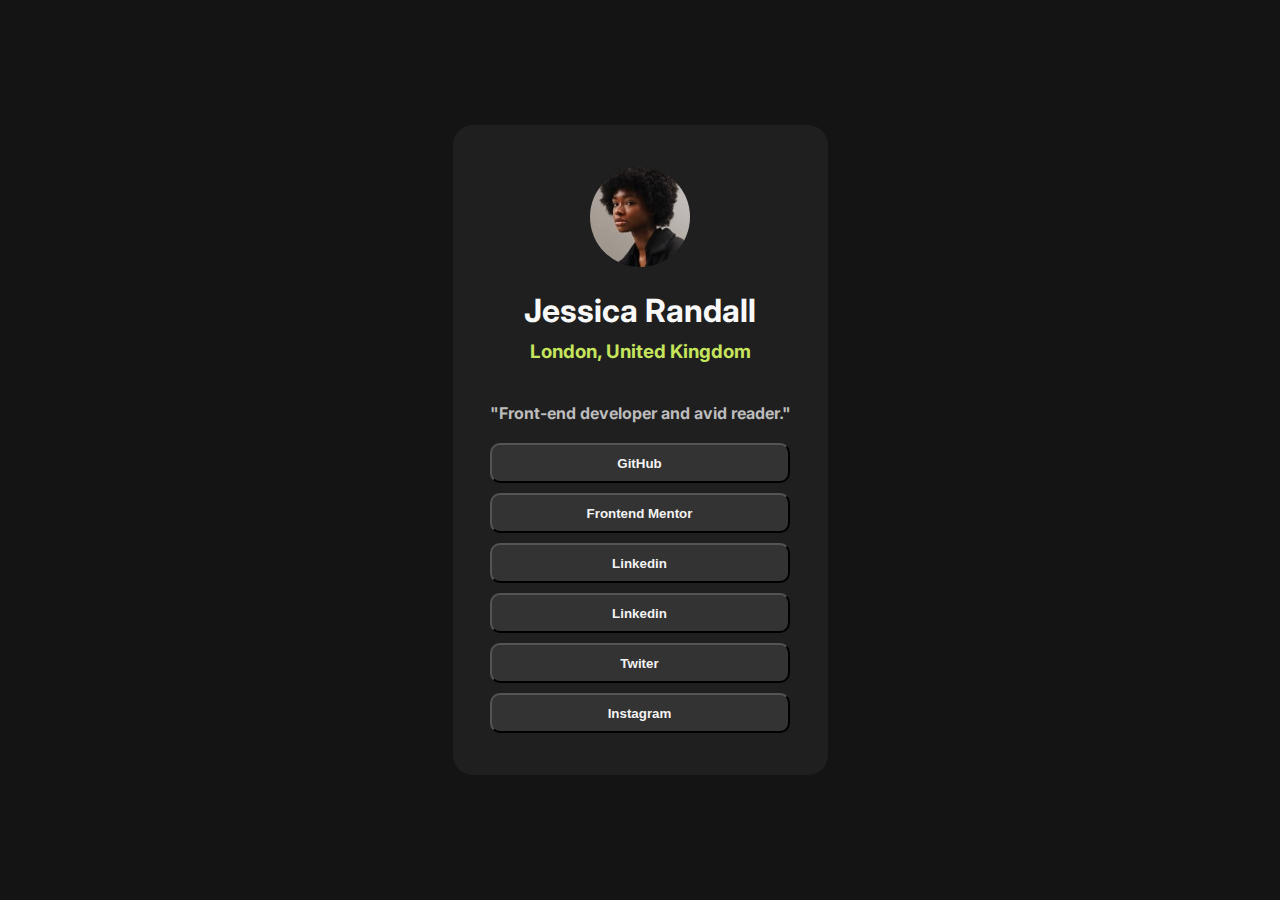
<file: rascunho002/index.html>
<!DOCTYPE html>
<html lang="en">
<head>
    <meta charset="UTF-8">
    <meta name="viewport" content="width=device-width, initial-scale=1.0">
    <link rel="shortcut icon" href="imagens/favicon-32x32.png" type="image/x-icon">
    <link rel="stylesheet" href="style.css">
    <title>Perfil</title>
</head>
<body>
    <div class="div-principal">

        <div class="pai-imagen">
            <div>
            <img class="div-imagem" src="imagens/avatar-jessica.jpeg" alt="">

            <h1>Jessica Randall</h1>
            <h3>London, United Kingdom</h3>
            <p class="para">"Front-end developer and avid reader."</p>

        </div>

        <div  class="div-butoes">
            
            <button class="botao01">
                <p>GitHub</p>
            </button>
            

            <button class="botao01">
                <p>Frontend Mentor</p>
            </button>
                
            <button class="botao01">
                <p>Linkedin</p>
            </button>
                
            <button class="botao01">
                <p>Linkedin</p>
            </button>

            <button class="botao01">
                <p>Twiter</p>
            </button>

            <button class="botao01">
                <p>Instagram</p>
            </button>

        </div>
    </div>
    
</body>
</html>
</file>
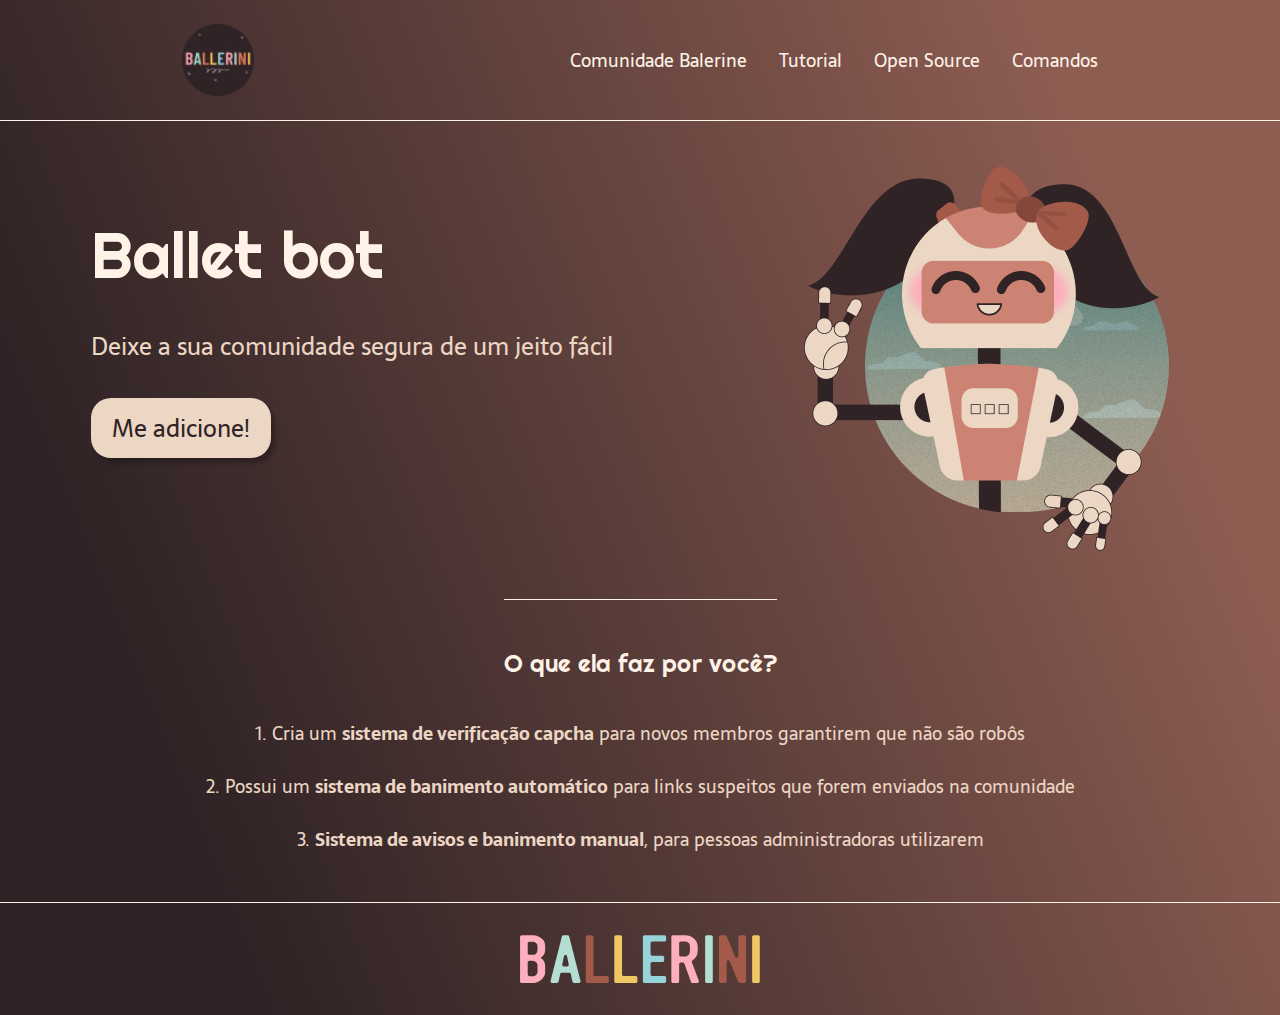
<file: desafio001/bot.html>
<!DOCTYPE html>
<html lang="pt-br">
<head>
    <meta charset="UTF-8">
    <meta name="viewport"  
    content="width=device-width, initial-scale=1.0">
    <title>bot da mina do video</title>
    <link rel="stylesheet" href="style.css">
</head>
<body>
    <header class="cabecalho">
        <img  class="cabecalho-imagem" src="imagens/logo 1.png" alt="logo do bot">
        <nav class="cabecalho-menu">
            <a href="#" class="cabecalho-menu-item">Comunidade Balerine</a>
            <a href="#"class="cabecalho-menu-item">Tutorial</a>
            <a href="#"class="cabecalho-menu-item">Open Source</a>
            <a href="#"class="cabecalho-menu-item">Comandos</a>
        </nav>

    </header>
    <main class="conteudo">
        <section class="conteudo-principal">
            <div class="conteudo-principal-escrito">
                <h1 class="conteudo-principal-titulo">Ballet bot</h1>
                <h2 class="conteudo-principal-subtitulo">Deixe a sua comunidade segura de   um   jeito fácil</h2>
                <button class="conteudo-principal-butao">
                     Me adicione! 
                </button>
            </div>    
        <img class="conteudo-principal-imagem" src="imagens/Group 4.png" alt="">
        </section>

        <section class="conteudo-secundario"> 
            <h3 class="conteudo-secundareio-titulo">O que ela faz por você? </h3>

            <p class="conteudo-secundario-paragrafo">1. Cria um <strong> sistema de verificação capcha</strong> para novos membros garantirem que não são robôs</p>

            <p class="conteudo-secundario-paragrafo">2. Possui um <strong>sistema de banimento automático</strong> para links suspeitos que forem enviados na comunidade</p>
            
            <p class="conteudo-secundario-paragrafo">3. <strong>Sistema de avisos e banimento manual</strong>, para pessoas administradoras utilizarem</p>

        </section>

    </main>
    <footer class="rodape">
        <img class="imagem-rodape" src="imagens/BALLERINI.svg" alt="">

    </footer>
</body>
</html>
</file>
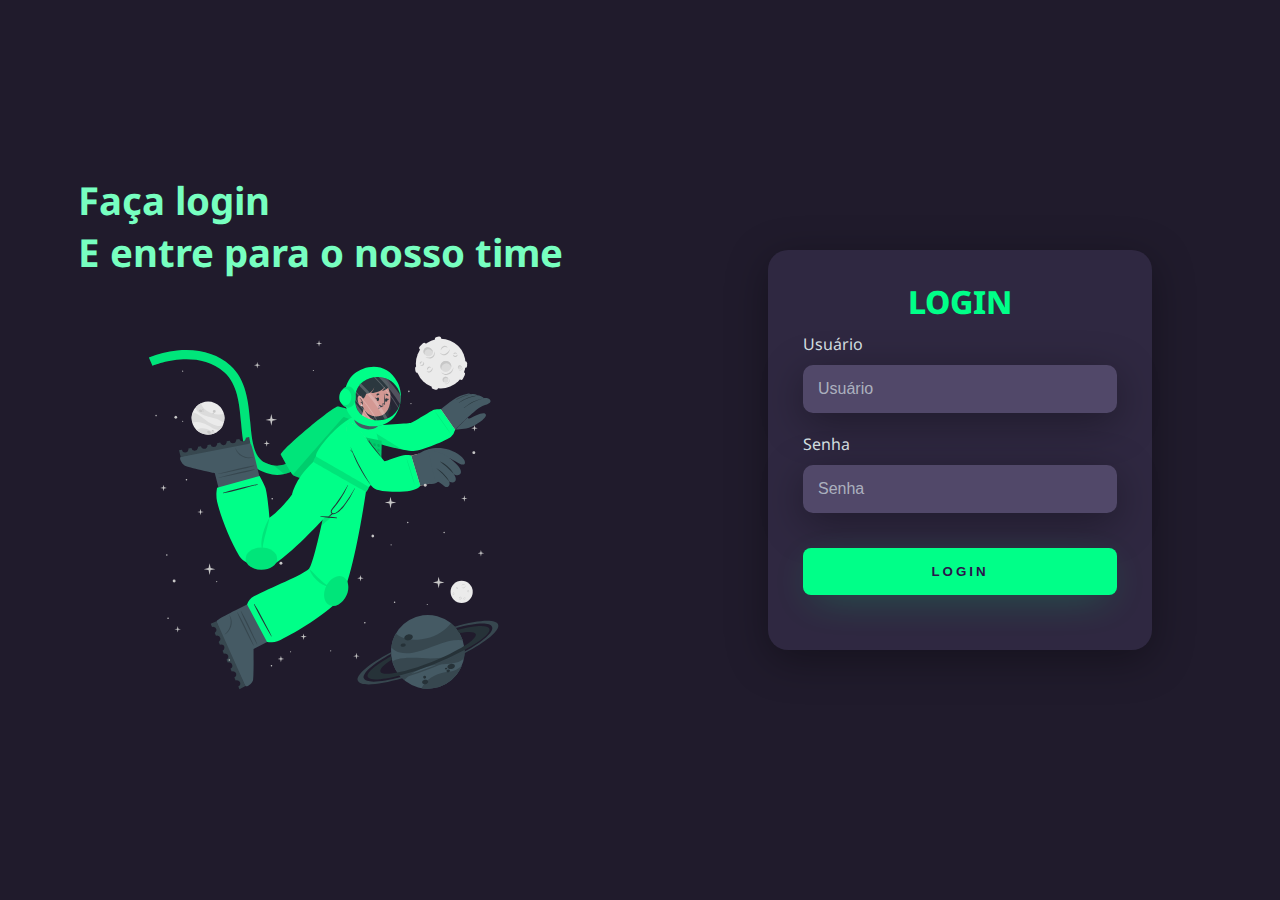
<file: desafio002/login.html>
<!DOCTYPE html>
<html lang="en">
<head>
    <meta charset="UTF-8">
    <meta name="viewport" content="width=device-width, initial-scale=1.0">
   <link rel="stylesheet" href="style.css">
    <title>login</title>
</head>
<body>
    <div class="man-login">
        <div class="left-login">
            <h1>Faça login<br>E entre  para o nosso time</h1>
          <img class="astronalta" src="imagens/astronaut-animate.svg" alt="">
        </div>
        <div class="right-login">
            <div class="card-login">
                <h1>LOGIN</h1>
                <div class="textfield">
                    <label for="usuario">Usuário</label>
                    <input type="text"name="usuario" placeholder="Usuário">
                </div>
                <div class="textfield">
                    <label for="senha">Senha</label>
                    <input  type="password"name="Senha"placeholder="Senha">  
            </div>
            <button class="btm-login">
                login
            </button>

        </div>
    </div>
</body>
</html>
</file>
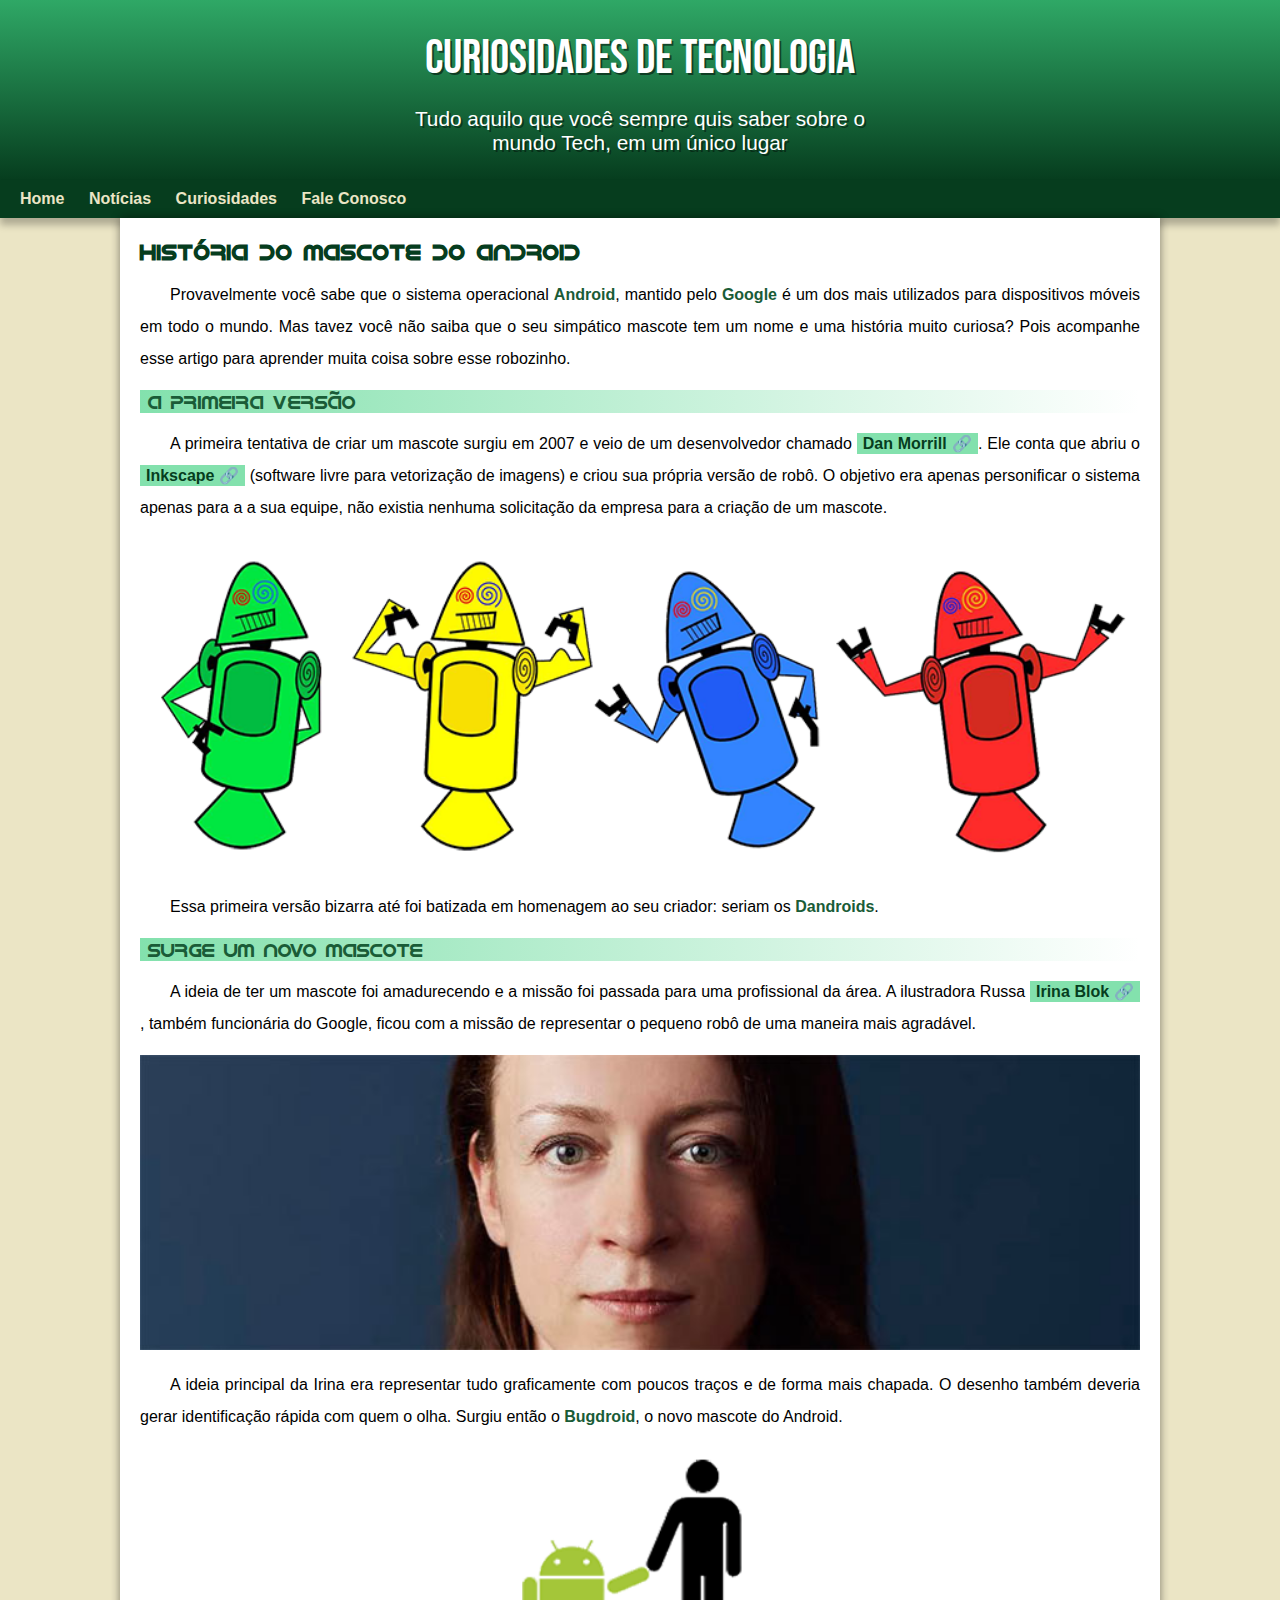
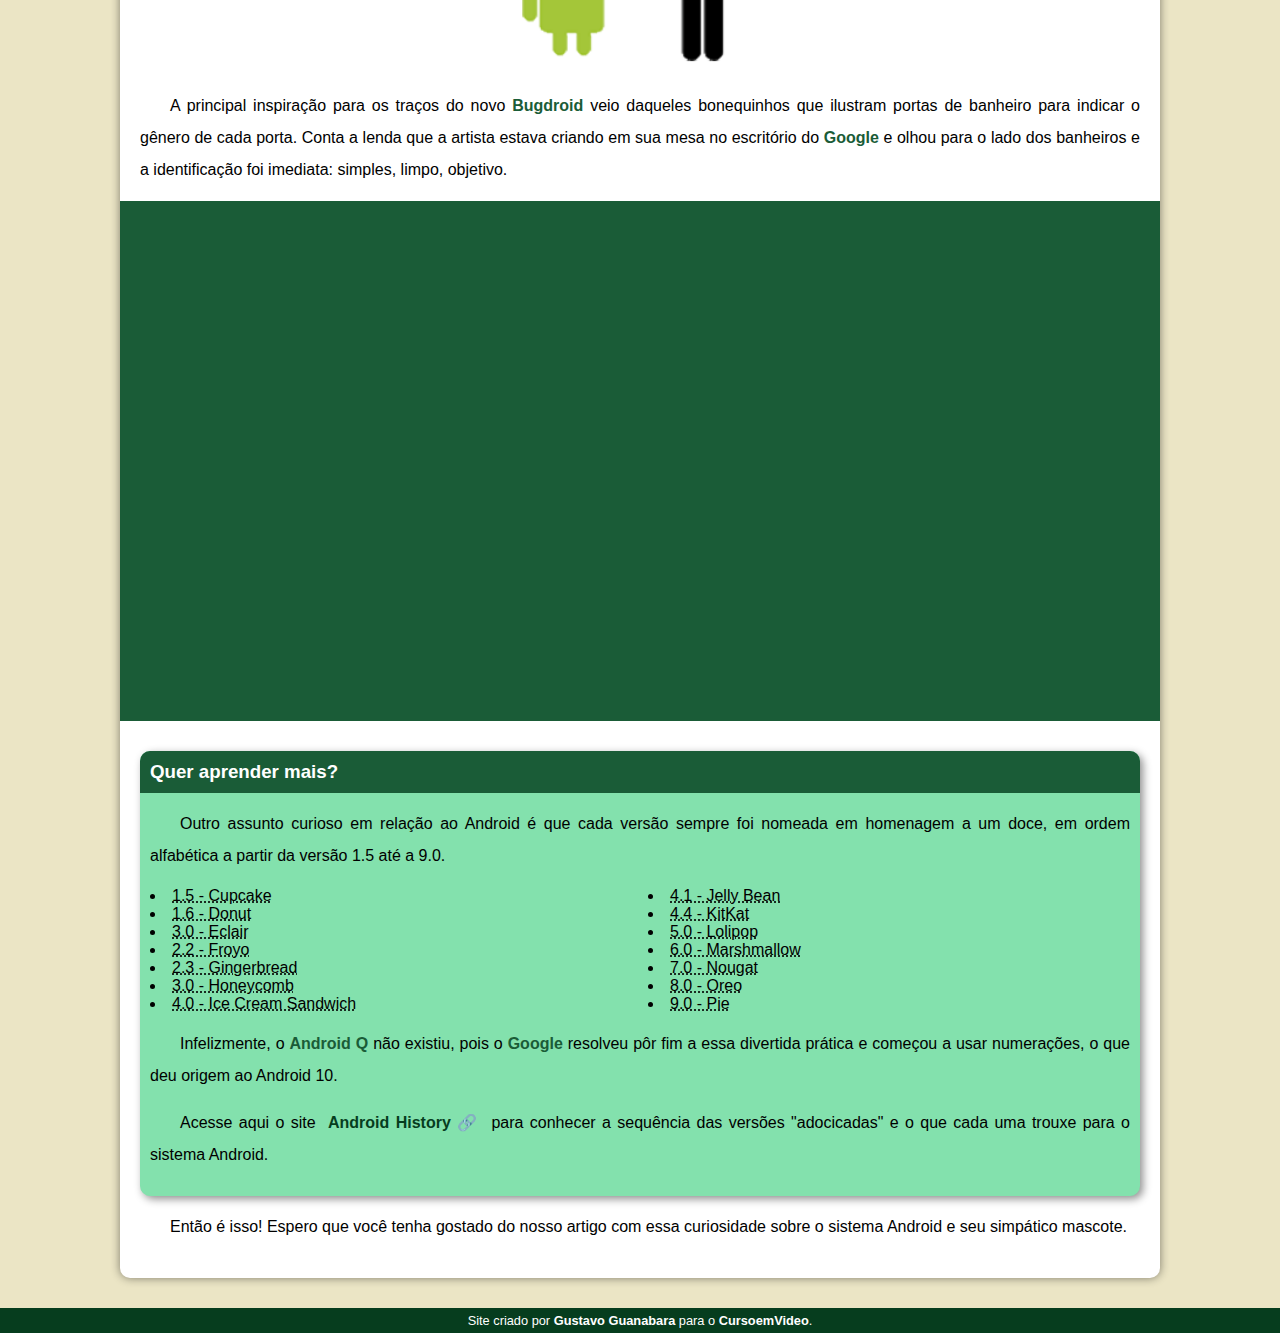
<file: desafio010/android.html>
<!DOCTYPE html>
<html lang="pt-br">
<head>
    <meta charset="UTF-8">
    <meta name="viewport" content="width=device-width, initial-scale=1.0">
    <title>Como surgiu o mascote do android</title>
    <link rel="shortcut icon" href="imagens/favicon.ico" type="image/x-icon">
    <link rel="stylesheet" href="estilo/style.css">
</head>
<body>
    <header>
        <h1>Curiosidades de Tecnologia</h1>
        <p>Tudo aquilo que você sempre quis saber sobre o mundo Tech, em um único lugar</p>
    </header>
    <nav>
       <a href="#">Home</a> 
       <a href="#">Notícias</a>
       <a href="#">Curiosidades</a>
       <a href="#">Fale Conosco</a>
    </nav>
    <main>
        <article>
             <h1>História do Mascote do Android</h1>

            <p>Provavelmente você sabe que o sistema operacional <strong>Android</strong>, mantido pelo <strong>Google</strong> é um dos mais 
            utilizados para dispositivos móveis em todo o mundo. Mas tavez você não saiba que o seu simpático 
            mascote tem um nome e uma história muito curiosa? Pois acompanhe esse artigo para aprender muita coisa sobre esse robozinho.</p>
            
            
            <h2>A primeira versão</h2>
            
            <p>A primeira tentativa de criar um mascote surgiu em 2007 e veio de um desenvolvedor chamado 
            <a href="https://androidcommunity.com/dan-morrill-shows-us-the-android-mascot-that-almost-was-20130103/ " target="_blank" class="externo">Dan Morrill</a>. Ele conta que abriu o <a href="https://inkscape.org/pt-br/release/inkscape-1.3.2/windows/64-bit/msi/" target="_blank" class="externo">Inkscape</a> (software livre para vetorização de imagens) 
            e criou sua 
            própria versão de robô. O objetivo era apenas personificar o sistema apenas para a a sua equipe, 
            não existia nenhuma solicitação da empresa para a criação de um mascote.</p>
            
            <picture>
                <source media="(max-width:670px )" srcset="imagens/dan-droids-pq.png">
                <img src="imagens/dan-droids.png" alt="Primeiro mascode do Android"></picture>
            
            <p>Essa primeira versão bizarra até foi batizada em homenagem ao seu criador: seriam os <strong>Dandroids</strong>.</p>
            
            <h2>Surge um novo mascote</h2>
            
            <p>A ideia de ter um mascote foi amadurecendo e a missão foi passada para uma profissional da área. A 
            ilustradora Russa 
                <a href="https://www.irinablok.com/" target="_blank" class="externo">Irina Blok</a>
            , também funcionária do Google, ficou com a missão de representar o 
            pequeno robô de uma maneira mais agradável.</p>
            
            <picture>
                <source media="(max-width:670px )" srcset="imagens/irina-blok-pq.jpg">
                <img src="imagens/irina-blok.jpg" alt="Irina Block, criadora do Bugdroid"></picture>
            
            <p>A ideia principal da Irina era representar tudo graficamente com poucos traços e de forma mais 
            chapada. O desenho também deveria gerar identificação rápida com quem o olha. Surgiu então o 
            <strong>Bugdroid</strong>, o novo mascote do Android.</p>
            
            <img src="imagens/bugdroid.png"class="pequena" alt="Bugdroid">
            
            <p>A principal inspiração para os traços do novo <strong>Bugdroid</strong> veio daqueles bonequinhos que ilustram 
            portas de banheiro para indicar o gênero de cada porta. Conta a lenda que a artista estava criando 
            em sua mesa no escritório do <strong>Google</strong> e olhou para o lado dos banheiros e a identificação foi 
            imediata: simples, limpo, objetivo.</p>
            
             <div class="video">
                <iframe width="560" height="315" src="https://www.youtube.com/embed/uZt4ZI10RFU?si=LQ4i9SL30pS_Laky" title="YouTube video player" frameborder="0" allow="accelerometer; autoplay; clipboard-write; encrypted-media; gyroscope; picture-in-picture; web-share" referrerpolicy="strict-origin-when-cross-origin" allowfullscreen></iframe>
            </div>
             
           <aside>
            <h3>Quer aprender mais?</h3> 
            
            <p>Outro assunto curioso em relação ao Android é que cada versão sempre foi nomeada em homenagem a um 
            doce, em ordem alfabética a partir da versão 1.5 até a 9.0.</p>
           <ul> 
             <li>
                <abbr title="Bolo de copo">1.5 - Cupcake</abbr>
            </li>
            <li>
                <abbr title="Rosquinha">1.6 - Donut</abbr>
            </li>
            <li>
                <abbr title="Bomba">3.0 - Eclair</abbr>
            </li>
            <li>
                <abbr title="Iogurte Congelado">2.2 - Froyo</abbr>
            </li>
            <li>
                <abbr title="Biscoito de Gengibre">2.3 - Gingerbread</abbr>
            </li>
            <li>
                <abbr title="Favo de Mel">3.0 - Honeycomb</abbr>
            </li>
            <li>
                <abbr title="Sanduíche de Sorvete">4.0 - Ice Cream Sandwich</abbr>
            </li>
            <li>
                <abbr title="Jujuba">4.1 - Jelly Bean</abbr>
            </li>
            <li>
                <abbr title="KitKat">4.4 - KitKat</abbr>
            </li>
            <li>
                <abbr title="Piruliuto">5.0 - Lolipop</abbr>
            </li>
            <li>
                <abbr title="Marshmallow">6.0 - Marshmallow</abbr>
            </li>
            <li>
                <abbr title="Torrone">7.0 - Nougat</abbr>
            </li>
            <li>
                <abbr title="Oreo">8.0 - Oreo</abbr>
            </li>
            <li>
                <abbr title="Torta">9.0 - Pie</abbr>
            </li>
        </ul>
            
            <p>Infelizmente, o <strong>Android Q</strong> não existiu, pois o <strong>Google</strong> resolveu pôr fim a essa divertida prática e 
            começou a usar numerações, o que deu origem ao Android 10.</p>
            
          <p>Acesse aqui o site <a href="https://www.android.com/intl/pt-BR_br/history/" target="_blank" class="externo">Android History</a> para conhecer a sequência das versões "adocicadas" e o que cada 
            uma trouxe para o sistema Android.</p> </aside>
            
            <p>Então é isso! Espero que você tenha gostado do nosso artigo com essa curiosidade sobre o sistema 
            Android e seu simpático mascote.</p>   
        </article>

    </main>
    <footer>
        <p>Site criado por <a href="https://gustavoguanabara.github.io/" target="_blank">Gustavo Guanabara</a> para o <a href="https://www.youtube.com/cursoemvideo" target="_blank">CursoemVideo</a>.</p>
    </footer>


</body>
</html>
</file>
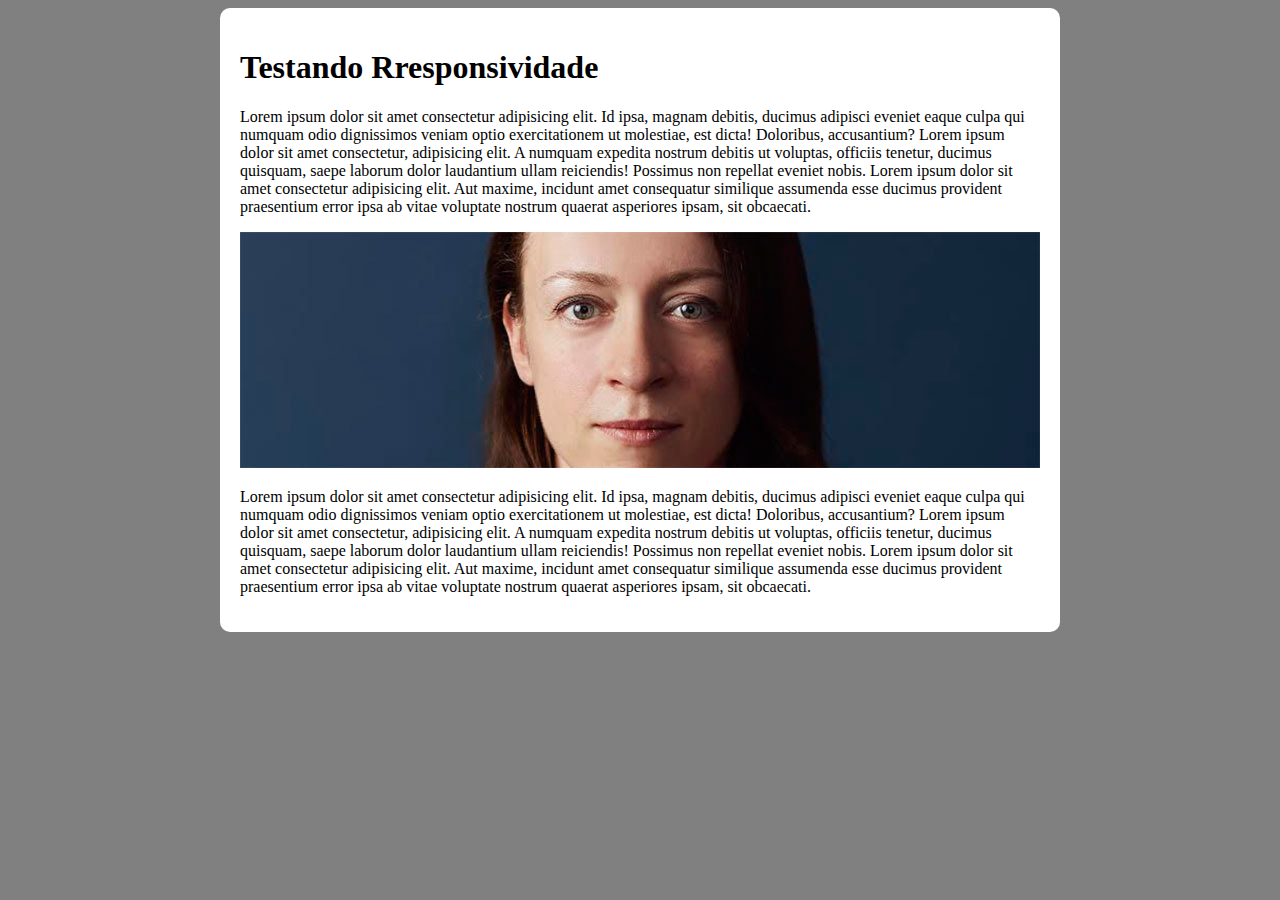
<file: desafio010/responsivo.html>
<!DOCTYPE html>
<html lang="pt-br">
<head>
    <meta charset="UTF-8">
    <meta name="viewport" content="width=device-width, initial-scale=1.0">
    <title>Texte de Rresponsividade</title>
    <style>
        body{
            background-color: gray;
        }
        main{
            background-color: white;
            padding: 20px;
            border-radius: 10px;

           max-width: 800px; 
           min-width: 280px;
            margin: auto;
        }
        img{
            width: 100%;
        }
        
    </style>
</head>
<body>
    <main>
        <h1>Testando Rresponsividade</h1>
        <p>Lorem ipsum dolor sit amet consectetur adipisicing elit. Id ipsa, magnam debitis, ducimus adipisci eveniet eaque culpa qui numquam odio dignissimos veniam optio exercitationem ut molestiae, est dicta! Doloribus, accusantium? Lorem ipsum dolor sit amet consectetur, adipisicing elit. A numquam expedita nostrum debitis ut voluptas, officiis tenetur, ducimus quisquam, saepe laborum dolor laudantium ullam reiciendis! Possimus non repellat eveniet nobis. Lorem ipsum dolor sit amet consectetur adipisicing elit. Aut maxime, incidunt amet consequatur similique assumenda esse ducimus provident praesentium error ipsa ab vitae voluptate nostrum quaerat asperiores ipsam, sit obcaecati.</p>
        <picture>
            <source media="(max-width:835px )" srcset="imagens/irina-blok-pq.jpg">
            <img src="imagens/irina-blok.jpg"alt="Irina Blok">
        </picture>
        <p>Lorem ipsum dolor sit amet consectetur 
            adipisicing elit. Id ipsa, magnam debitis,
            ducimus adipisci eveniet eaque culpa qui 
            numquam odio dignissimos veniam optio 
            exercitationem ut molestiae, est dicta! 
            Doloribus, accusantium? Lorem ipsum dolor 
            sit amet consectetur, adipisicing elit. A 
            numquam expedita nostrum debitis ut 
            voluptas, officiis tenetur, ducimus 
            quisquam, saepe laborum dolor laudantium 
            ullam reiciendis! Possimus non repellat 
            eveniet nobis. Lorem ipsum dolor sit amet 
            consectetur adipisicing elit. Aut maxime, 
            incidunt amet consequatur similique 
            assumenda esse ducimus provident 
            praesentium error ipsa ab vitae voluptate 
            nostrum quaerat asperiores ipsam, sit 
            obcaecati.</p>
    </main>
</body>
</html>
</file>
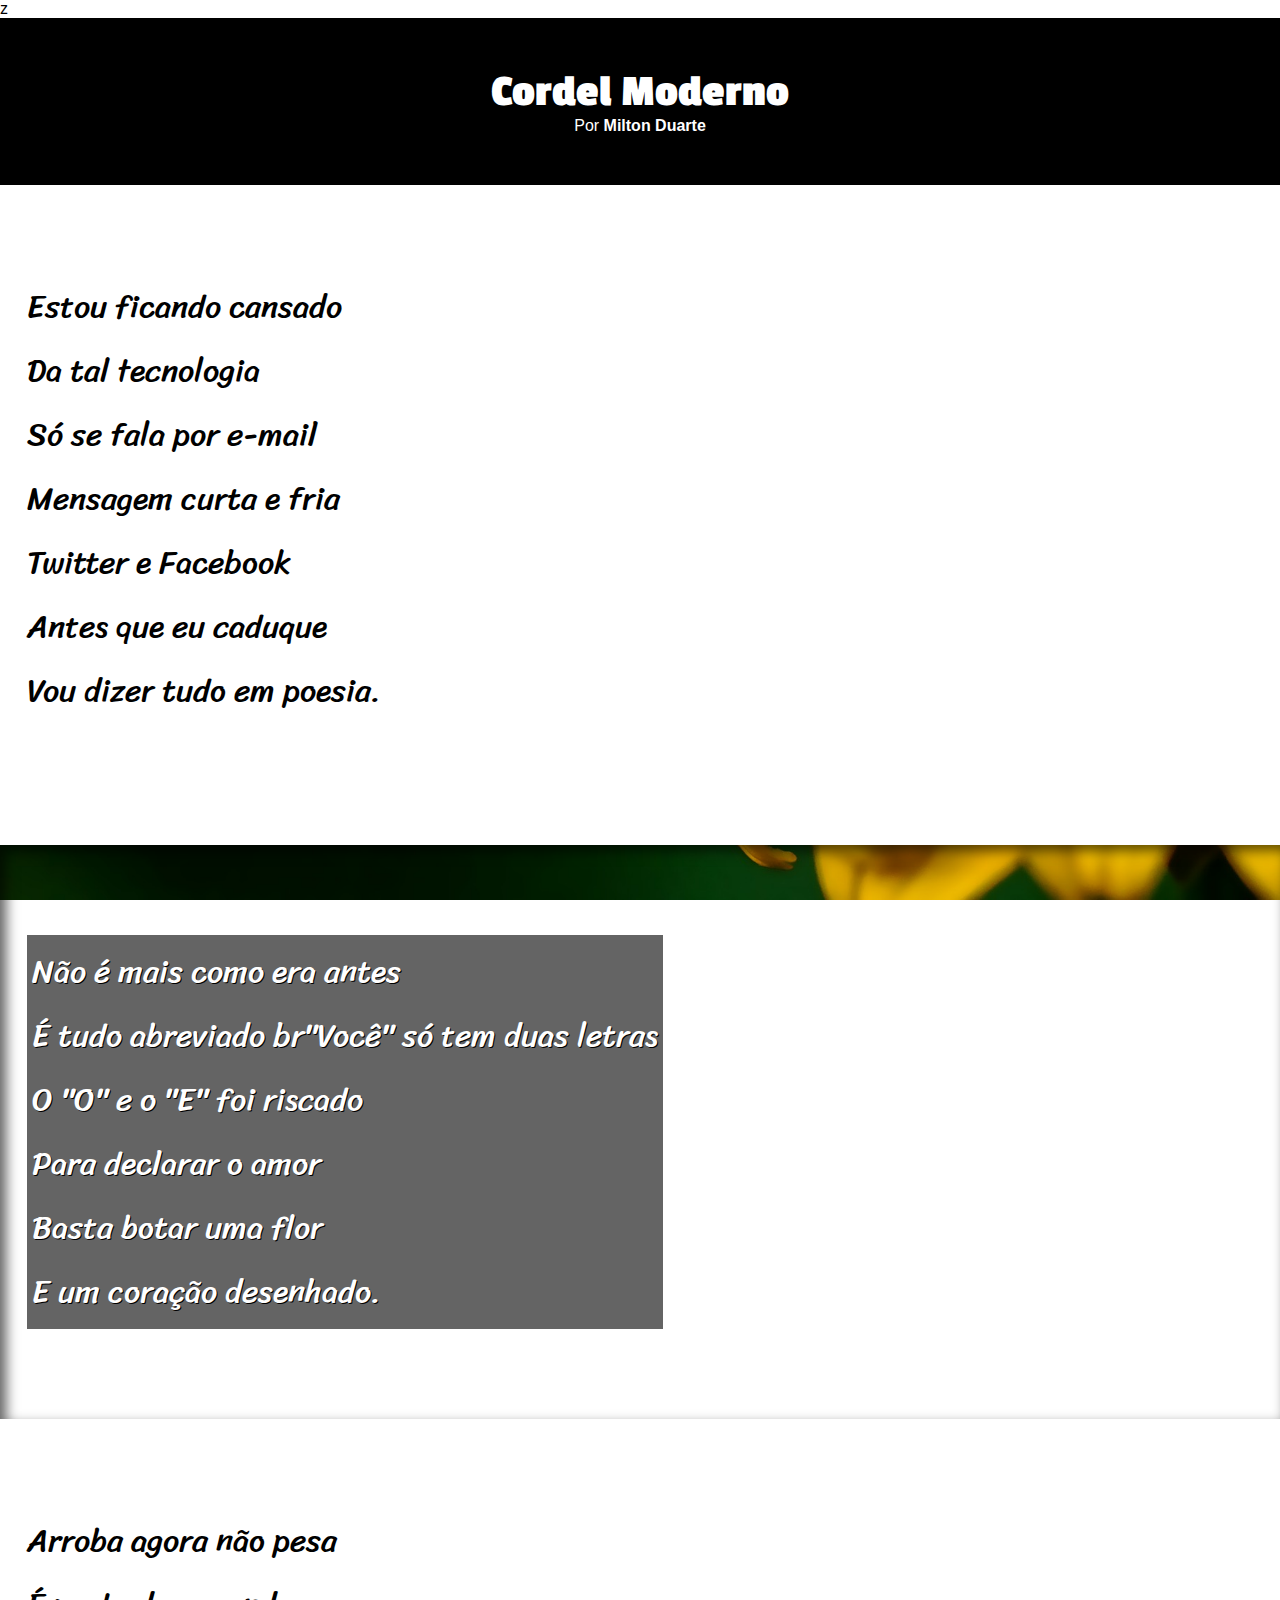
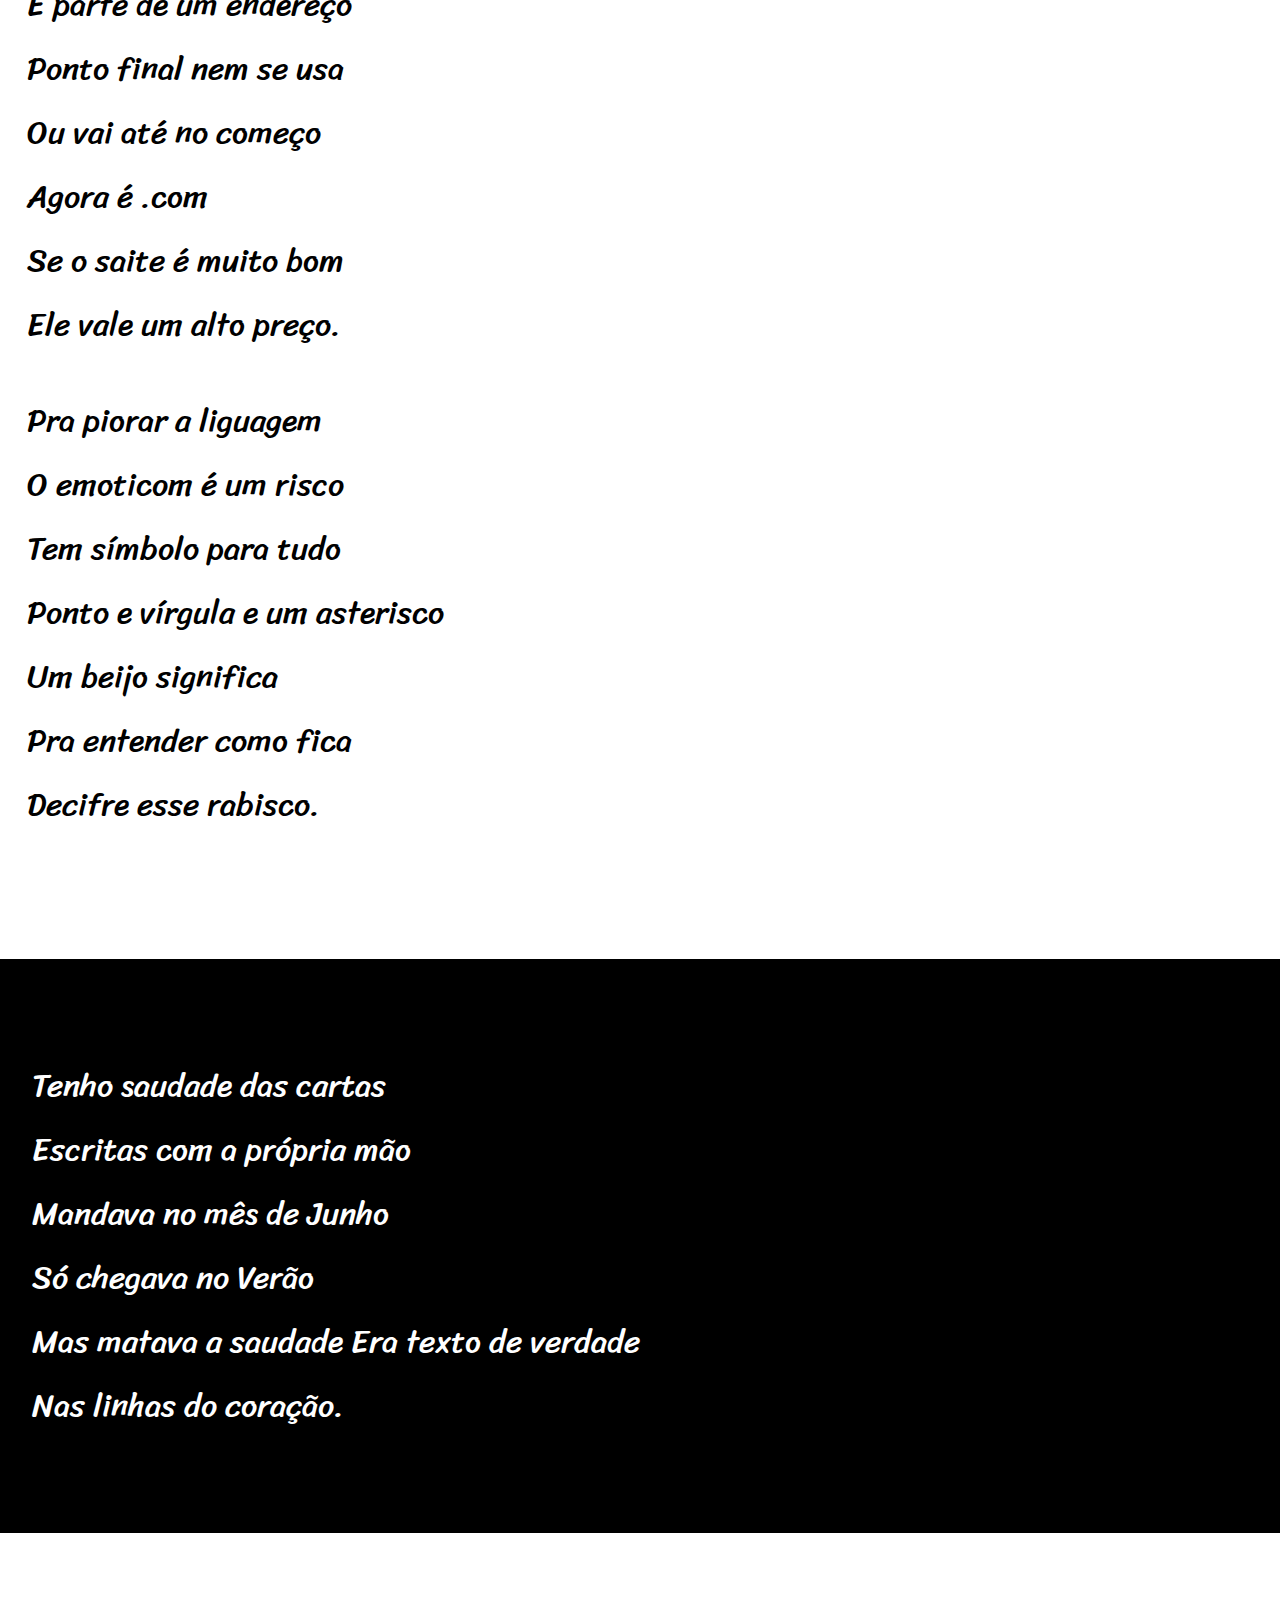
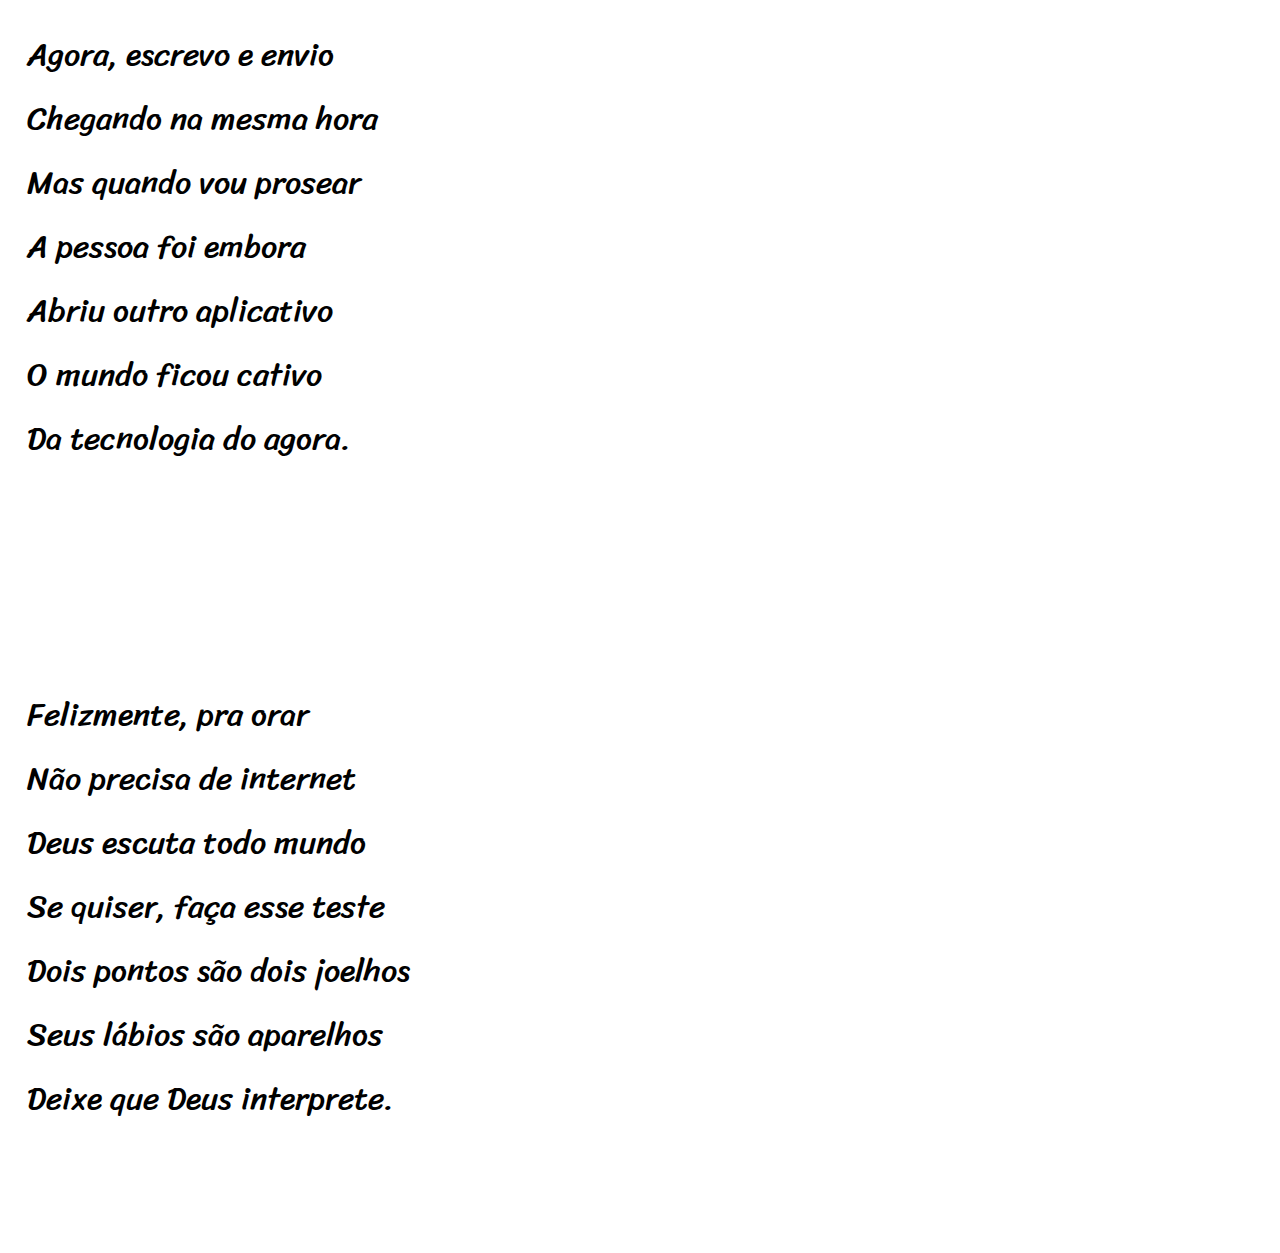
<file: desafio011/cordel.html>
<!DOCTYPE html>
<html lang="en">
  <head>
    <meta charset="UTF-8" />
    <meta name="viewport" content="width=device-width, initial-scale=1.0" />
    <title>Cordel</title>
    <link rel="stylesheet" href="style.css" />z
  </head>
  <body>
    <header>
      <h1>Cordel Moderno</h1>
      <p>
        Por<a
          class="link-principal"
          href="https://www.recantodasletras.com.br/poesias/3186743 "
        target="_blank">
          <strong>Milton Duarte</strong></a
        >
      </p>
    </header>
    <main>
      <div class="paragrafo">
        <p>
          Estou ficando cansado <br />
          Da tal tecnologia <br />Só se fala por e-mail <br />Mensagem curta e
          fria <br />Twitter e Facebook <br />
          Antes que eu caduque <br />Vou dizer tudo em poesia.
        </p>
      </div>

      <div class="paragrafo-foto" id="q1">
        <div >
          <p class="paragrafo-especialq1">
            Não é mais como era antes <br />
            É tudo abreviado br"Você" só tem duas letras <br />
            O "O" e o "E" foi riscado <br />Para declarar o amor <br />Basta
            botar uma flor <br />
            E um coração desenhado.
          </p>
        </div>
      </div>

      <div class="paragrafo">
        <p>
          Arroba agora não pesa <br />É parte de um endereço <br />Ponto final
          nem se usa <br />
          Ou vai até no começo <br />Agora é .com <br />Se o saite é muito bom
          <br />
          Ele vale um alto preço.
        </p>

        <p>
          Pra piorar a liguagem <br />O emoticom é um risco <br />
          Tem símbolo para tudo <br />
          Ponto e vírgula e um asterisco <br />
          Um beijo significa <br />Pra entender como fica <br />
          Decifre esse rabisco.
        </p>
      </div>
      <div class="paragrafo-fot0" id="q2">
        <div> 
          <p class="paragrafo-especial">
            Tenho saudade das cartas <br />
            Escritas com a própria mão <br />Mandava no mês de Junho <br />
            Só chegava no Verão <br />
            Mas matava a saudade Era texto de verdade <br />
            Nas linhas do coração.
          </p>
        </div>
      </div>
      <div class="paragrafo">
        <p>
          Agora, escrevo e envio <br />
          Chegando na mesma hora <br />
          Mas quando vou prosear <br />
          A pessoa foi embora <br />Abriu outro aplicativo <br />
          O mundo ficou cativo <br />
          Da tecnologia do agora.
        </p>
      </div>
      <div class="paragrafo">
        <p>
          Felizmente, pra orar <br />
          Não precisa de internet <br />
          Deus escuta todo mundo <br />
          Se quiser, faça esse teste <br />
          Dois pontos são dois joelhos <br />Seus lábios são aparelhos <br />
          Deixe que Deus interprete.
        </p>
      </div>
    </main>
    <footer></footer>
  </body>
</html>
</file>
<file: rascunho002/style.css>
@charset "UTF-8";
@import url('https://fonts.googleapis.com/css2?family=Inter:wght@100..900&display=swap');
/* font-family: "Inter", sans-serif; */
*{
    margin: 0;
    padding: 0;
    box-sizing: border-box;
    text-decoration: none;
   
}
:root{
    ---cor-fundo:#141414;
    ---cor-dentro:#1F1F1F;
    ---cor-h3: #C5E55C;
    ---cor-h1:#F8F8F8;
    ---cor-p:#BCBCBC;
    ---cor-botao:#333333;
    --cor-nome-botao:#F3F3F3;
}
body{
    font-family: "Inter", sans-serif;
 
    text-align: center;

    height: 100vh;
    
    
    
    background: var(---cor-fundo);
    display: flex;
    align-items: center;
    justify-content: center;
    

}
.div-principal{
    background-color: var(---cor-dentro);
    height: 650px;
    max-width: 1000px;
    min-width: 375px; 
    display: flex;
    align-items: center;
    justify-content: center;
    flex-direction: column;
    border-radius: 20px;
   

}
.div-butoes{
    display: flex;
    flex-direction: column;
    gap: 10px;
    text-shadow: 0px 1px 10px black;
}
.pai-imagen{
    display: flex;
    flex-direction: column;
   
    gap: 10px;
}
.div-imagem{
    
    border-radius: 100%;
    height: 100px;
    width: 100px;
    margin: auto;
    column-gap: 10px;
    margin-bottom: 10px;
   
    
    
    

}
h1{ padding: 10px;
    color: var(---cor-h1);


}
.para{color: var(---cor-p);
    padding-top: 10px;
    padding-bottom: 10px;
}
.botao01{
    
    height: 40px;
    width: 300px;
    border-radius: 10px;
   
    

}
h3{
    color: var(---cor-h3);
    padding-bottom: 30px;
}
p{ font-weight: 700;
    color: var(--cor-nome-botao)
}
button{
    background-color:var(---cor-botao);
    
    
}
</file>
<file: desafio001/style.css>
@import url('https://fonts.googleapis.com/css2?family=Righteous&display=swap');
@import url('https://fonts.googleapis.com/css2?family=Righteous&family=Sarala:wght@400;700&display=swap');
* {
    margin: 0;
    padding: 0;
    box-sizing: border-box;
    text-decoration: none;
}
body{
    background: linear-gradient(68.15deg, #2F2325 16.62%, #8E5D52 85.61%);

    font-size: 100%;
}
.cabecalho{
    display: flex;
    flex-direction: row;
    align-items: center;
    justify-content: space-around;
    padding: 24px;
}
.cabecalho-imagem{
    height: 72px;
}
.cabecalho-menu{
    display: flex;
    gap: 32px;

}
.cabecalho-menu-item{
    font-family: "Sarala", sans-serif;
    color: #FFF2E7;
    font-weight: 400;
    font-size: 18px;
    
}
.conteudo{
    margin-bottom: 48px;
    border-top: 0.4px solid #FFF2E7;
}
.conteudo-principal{
    display: flex;
    flex-direction: row;
    align-items: center;
    justify-content: space-around;
}
.conteudo-principal-escrito{
    display: flex;
    flex-direction: column;
    gap: 32px;
}
.conteudo-principal-titulo{
    font-family: "Righteous", sans-serif;
    font-weight: 400;
    font-style: normal;
    font-size: 64px;  
    color: #FFF2E7  ;      
}
.conteudo-principal-subtitulo{
    font-family: "Sarala", sans-serif;
    font-weight: 400;
    font-size: 24px;
    color: #ECD6C4;

}
.conteudo-principal-butao{
    background-color: #ECD6C4;
    width: 180px;
    height: 60px;
    border: none;
    box-shadow: 4px 5px 4px 0px #00000040;
    border-radius: 20px;
    font-family: "Sarala", sans-serif;
    font-size: 24px;
    width: 400;
    color: #2F2325;

}
.conteudo-principal-butao:hover{
    background-color: rgb(236, 214, 196,0.53);
}

.conteudo-principal-imagem{
    height: 430px;
}
.conteudo-secundario{
    display: flex;
    flex-direction: column;
    align-items: center;
    gap: 24px;
    margin-top: 48px;
}
.conteudo-secundareio-titulo{
    border-top: 0.4px solid #FFF2E7;
    font-family: "Righteous", sans-serif;
    font-weight: 400;
    font-size: 24px;
    color: #FFF2E7;
    padding-top: 48px;
    margin-bottom: 16px;

}
.conteudo-secundario-paragrafo{
    font-family: "Sarala", sans-serif;
    width: 400;
    font-size: 18px;
    color: #ECD6C4;
}
.rodape{
    border-top: 0.4px solid #FFF2E7;
    padding: 32px;
}
.imagem-rodape{
    height: 48px;
    display: block;
    margin: 0 auto;
}
</file>
<file: desafio002/style.css>
@import url('https://fonts.googleapis.com/css2?family=Noto+Sans:ital,wght@0,100..900;1,100..900&display=swap');

*{
    box-sizing: border-box;
     margin: 0;

}
body{font-family: "Noto Sans", sans-serif;}
.man-login{
    width:100vw;
    height: 100vh;
    background: #201b2c;
    display: flex;
    justify-content:center ;
    align-items: center;
}
.left-login{
    width: 50vw;
    height: 100vh;
    display: flex;
    justify-content:center ;
    align-items: center;
    display: flex;
    flex-direction: column;

}
.left-login >h1{
    color: #77ffc0;
    font-size: 3vw;
}
.right-login{
    width: 50vw;
    height: 100vh;
    display: flex;
    justify-content:center ;
    align-items: center;
}
.card-login{
    width: 60%;
    display: flex;
    justify-content:center ;
    align-items: center;
    flex-direction: column;
    padding:30px 35px ;
    background: #2f2841;
    border-radius: 20px;
    box-shadow: 0px 10px 40px #00000056;

}
.card-login >h1{
    color: #00ff88;
    font-weight: 800;
    margin: 0;
}
.textfield{
    width: 100%;
    display: flex;
    flex-direction: column;
    align-items: flex-start;
    justify-content: center;
    margin: 10px 0px;

}

.textfield > input{
    width: 100%;
    border: none;
    border-radius: 10px;
    padding: 15px;
    background:#514869 ;
    color: #f0ffffde;
    font-size: 12pt;
    box-shadow: 0px 10px 40px #00000056;
    outline: none;
    box-sizing: border-box;
}
.textfield > label{
    color: #f0ffffde;
    margin-bottom: 10px;

}
.textfield > input::placeholder{
    color: #f0ffff94;

}
.btm-login{
    width: 100%;
    padding: 16px 0px;
    margin:25px ;
    border: none;
    border-radius:8px ;
    outline: none;
    text-transform: uppercase;
    font-weight: 800;
    letter-spacing: 3px;
    color: #2b134b;
    background:#00ff88;
    cursor: pointer;
    box-shadow: 0px 10px 40px -12px #00ff8052;
}
.astronalta{
    height: 35vw;
    padding-top: 20px;
}
@media only screen and (max-width:950px){
    .card-login{
        width: 85%;
    }
}
@media only screen and (max-width: 600px){
    .man-login{
        display: flex;
        flex-direction: column;  
    }
    .left-login{
        display:none;
    }
    .left-login{
        width: 100%;
        height: auto;
    }
    .left-right{
        width: 100%;
        height: auto;
    }
    .astronalta{
        width: 50vh;
    }
    .card-login{
        width: 90%;
    }

}
</file>
<file: desafio010/estilo/style.css>
@charset "UTF-8";
@import url('https://fonts.googleapis.com/css2?family=Bebas+Neue&display=swap');
@font-face {
    font-family:Android ;
    src: url("../fontes/idroid.otf") format("opentype");
    font-weight: normal;
}

:root{
    --cor01: #ebe5c5;
    --cor02: #83e1ad; 
    --cor03: #3ddc84; 
    --cor04: #2fa866; 
    --cor05: #1a5c37;
    --cor06: #063d1e;

    --font-padrao: Arial, Verdana, Helvetica, sans-serif;
    --fonte-destaque:"Bebas Neue", sans-serif; 
    --fonte-android:"Android", cursive;
}
*{  margin: 0px;
    padding: 0px;
}

body{ background-color: var(--cor01);
   
    font-family: var(--font-padrao);
}
a.externo::after{
    content:'\00A0\1F517';
}

header{ background-image: linear-gradient(to bottom, var(--cor04), var(--cor06));
    min-height: 150px;
    text-align: center;
    padding-top: 30px;
    

}

header >h1{ color: white;
    font-family: var(--fonte-destaque);
    margin-bottom: 20px;
    text-shadow: 2px 2px 0px rgba(0, 0, 0, 0.519);
    font-size: 3em;
    font-weight: normal;
  
    
    
}
header >p{ color: white;
font-family: var(--font-padrao);
font-size: 1.3em;
max-width: 500px;
margin: auto;
margin-bottom: 20px;
padding-left: 10px;
padding-right: 10px;
text-shadow: 2px 2px 0px rgba(0, 0, 0, 0.407);

}
nav{
    background-color: var(--cor06);
    padding: 10px;
    box-shadow: 0px 7px 7px rgba(0, 0, 0, 0.255);
}
nav >a{
    color: var(--cor01);
    padding: 10px;
    text-decoration: none;
    font-weight: bold;
    border-radius: 5px;
    transition-duration: .5s;

}
nav >a:hover{
    background-color: var(--cor04);
    color: var(--cor06);
}
main{
    margin: auto;
    max-width: 1000px;
    min-width: 300px;
    padding: 20px;
    margin-bottom: 30px;
    background-color: white;
    box-shadow: 0px 0px 10px rgba(0, 0, 0, 0.468);
    border-bottom-left-radius: 10px;
    border-bottom-right-radius: 10px;
}
main img{
    width: 100%;
}
main img.pequena{
    max-width: 350px;
    display: block;
    margin: auto;
}
main h1{
    color:var(--cor06) ;
    font-family: var(--fonte-android);
    font-size: 1.4em;

}
main h2{font-family: var(--fonte-android);
    color: var(--cor05);
    font-size: 1.2em;
    background-image: linear-gradient(to right, var(--cor02), transparent);
    text-indent: 8px;
    font-weight: normal;

}
main p{ margin: 15px 0px;
    text-align: justify;
    text-indent: 30px;  
    font-size: 1em;
    line-height: 2em;
}
main strong{
    color: var(--cor05);
    font-weight: bold;

}
main a{
    text-decoration: none;
    font-weight: bold;
    color: var(--cor06);
    background-color: var(--cor02);
    padding: 2px 6px;

}
main a:hover{
    text-decoration: underline;
    color: var(--cor05);
}
div.video{
    background-color: var(--cor05);
   padding: 20px;
    margin: 0px -20px 30px -20px;
    padding-bottom: 50%;
    position: relative;
}
div.video >iframe{
    position:absolute;
    top:5%;
    left:5%;
    width:90%;
    height:90%;

}
aside{
    background-color: var(--cor02);
    padding: 10px;
    border-radius: 10px;  
    box-shadow: 3px 3px 8px rgba(0, 0, 0, 0.445); 
}
aside >h3{
    background-color: var(--cor05);
    color: white;
    padding: 10px;
    margin: -10px -10px 0px -10px;
    border-radius: 10px 10px 0px 0px;
}
aside >ul{
  
    list-style: inside;
    columns: 2;
}
footer{
    background-color: var(--cor06);
    color: white;
    text-align: center;
    font-size: 0.8em;
    padding: 5px;
}
footer a{
    color: white;
    font-weight: bold;
    text-decoration: none;
}
footer a:hover{
    text-decoration: underline;
    color: var(--cor02);
    
}
</file>
<file: desafio011/style.css>
@import url("https://fonts.googleapis.com/css2?family=Passion+One:wght@400;700;900&display=swap");
/*   font-family: "Passion One",   sans-serif;*/
@import url("https://fonts.googleapis.com/css2?family=Sriracha&display=swap");
/* font-family: "Sriracha", cursive; */
:root {
  ---fon1: Verdana, Geneva, Tahoma, sans-serif;
  ---fon2: "Sriracha", cursive;
  ---font3: "Passion One",   sans-serif;
}
*{
    margin: 0;
    padding: 0;
    font-size: 1em;
}
body{
    font-family: var(---fon1);
}
header{
    background-color: black;
    color: white;
    text-align: center;
}
a{
    text-decoration: none;
    color: white;
    
}
header > p{
    padding-bottom: 50px;
}
a:hover{
    text-decoration: underline;
    
}
h1{
    font-size: 3.5vw;
    font-family: var(---font3);
    padding-top: 50px;
}
.paragrafo{
    font-size: 2.5vw;
    font-family: var(---fon2);
    line-height: 2em;
    padding-top: 10vh;
    padding-left: 3vh;
    padding-bottom: 10vh;

}
.paragrafo-foto#q1{
    line-height: 2em;
    padding-top: 10vh;
    padding-left: 3vh;
    padding-bottom: 10vh;
    background-color: rgb(106, 8, 8);
    color: white;
    background-image: url(imagens/background001.jpg);
    background-size: cover;
    background-attachment: fixed;
    background-position: right center;
    box-shadow: inset 6px 6px 13px 
    0px rgba(0, 0, 0, 0.633);

}
 .paragrafo-especialq1{
    font-size: 2.5vw;
    padding: 5px;
    background-color: rgba(0, 0, 0, 0.607);
    display: inline-block;
    font-family: var(---fon2);
    text-shadow: 1px 1px 0px 
    black;
    line-height: 2em;
     
   
 }
 .paragrafo-fot0#q2{
    line-height: 2vw;
    padding-top: 10vh;
    padding-left: 3vh;
    padding-bottom: 10vh;
    background-color: black;
    background-image: url(imagens/background002.jpg);
    background-size: cover;
    background-attachment: fixed;
    background-position: right bottom;
    box-shadow: inset 6px 6px 13px 0px rgba(0, 0, 0, 0.671);

 }
 .paragrafo-especial{
    font-size: 2.5vw;
    padding: 5px; 
    color: white;
    background-color: rgba(0, 0, 0, 0.41);
    display: inline-block;
     font-family: var(---fon2);
     text-shadow: 1px 1px 0px 
     black;
     line-height: 2em;
     
   
     
 }
 p{
    padding-bottom: 1em;
 }
</file>
